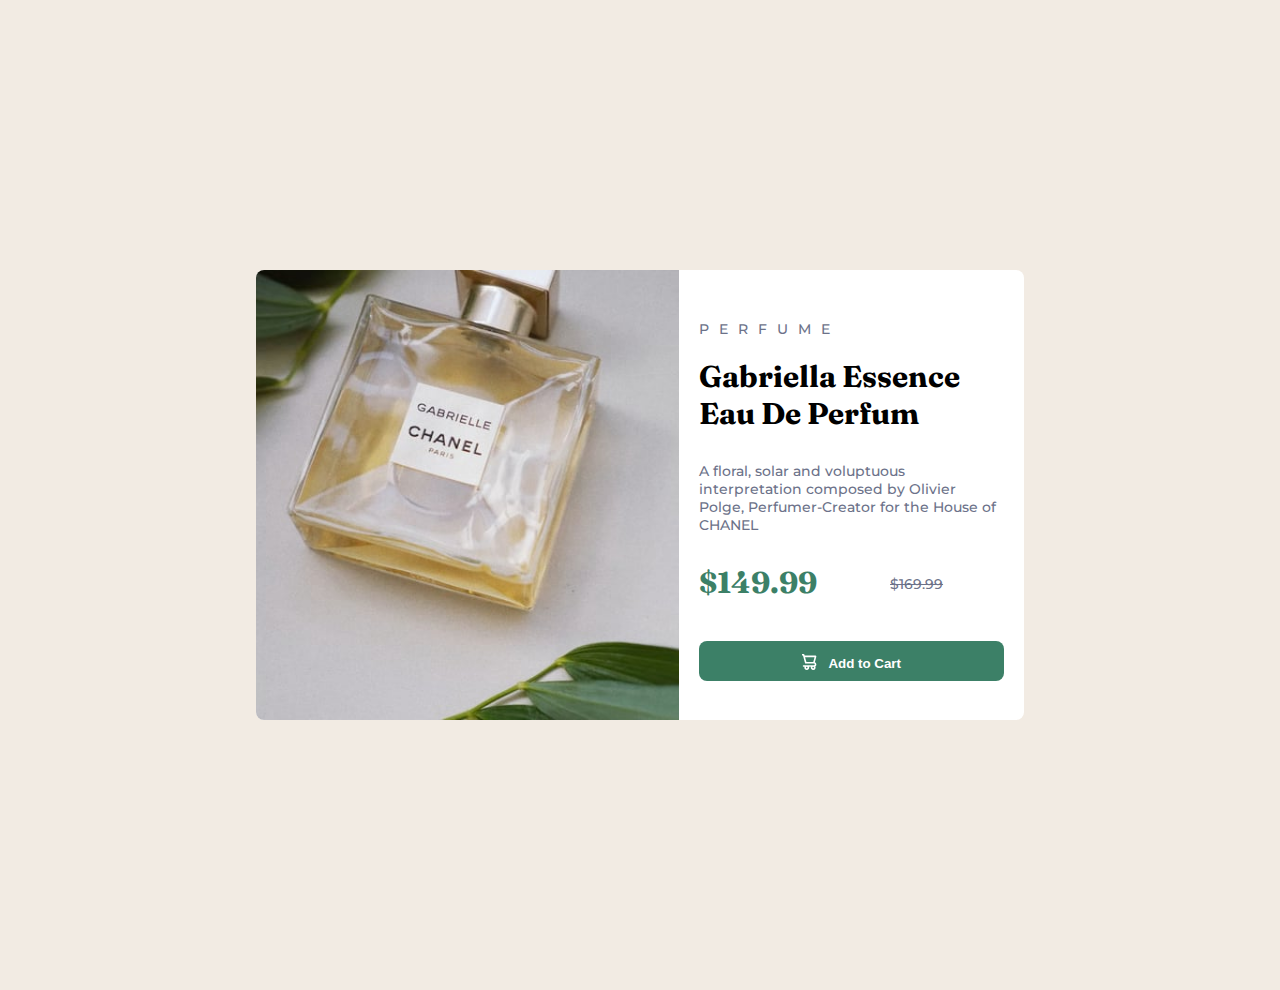
<file: index.html>
<!DOCTYPE html>
<html lang="en">
  <head>
    <meta charset="UTF-8" />
    <meta name="viewport" content="width=device-width, initial-scale=1.0" />
    <!-- displays site properly based on user's device -->
    <meta
      name="description"
      content="this is a Product preview card that shows the details of a Product"
    />
    <link
      rel="icon"
      type="image/png"
      sizes="32x32"
      href="./images/favicon-32x32.png"
    />

    <link rel="stylesheet" href="/styles/style.css" />
    <title>Frontend Mentor | Product preview card component</title>
  </head>
  <body>
    <section class="container">
      <div class="product-card">
        <div class="product-image">
          <img src="/images/image-product-mobile.jpg" alt="product-image" />
        </div>
        <div class="product-details">
          <p class="type">Perfume</p>
          <h2 class="name">Gabriella Essence Eau De Perfum</h2>
          <p class="desc">
            A floral, solar and voluptuous interpretation composed by Olivier
            Polge, Perfumer-Creator for the House of CHANEL
          </p>
          <div class="price">
            <h2>$149.99</h2>
            <p><del>$169.99</del></p>
          </div>
          <button type="submit">
            <img src="/images/icon-cart.svg" alt="icon" /> Add to Cart
          </button>
        </div>
      </div>
    </section>
    <!-- Preview Gabrielle Essence Eau De Parfum A floral, solar and voluptuous
    interpretation composed by Olivier Polge, Perfumer-Creator for the House of
    CHANEL. $149.99 $169.99 Add to Cart -->

    <!-- <div class="attribution">
      Challenge by
      <a href="https://www.frontendmentor.io?ref=challenge" target="_blank"
        >Frontend Mentor</a
      >. Coded by <a href="#">Your Name Here</a>.
    </div> -->
  </body>
</html>
</file>
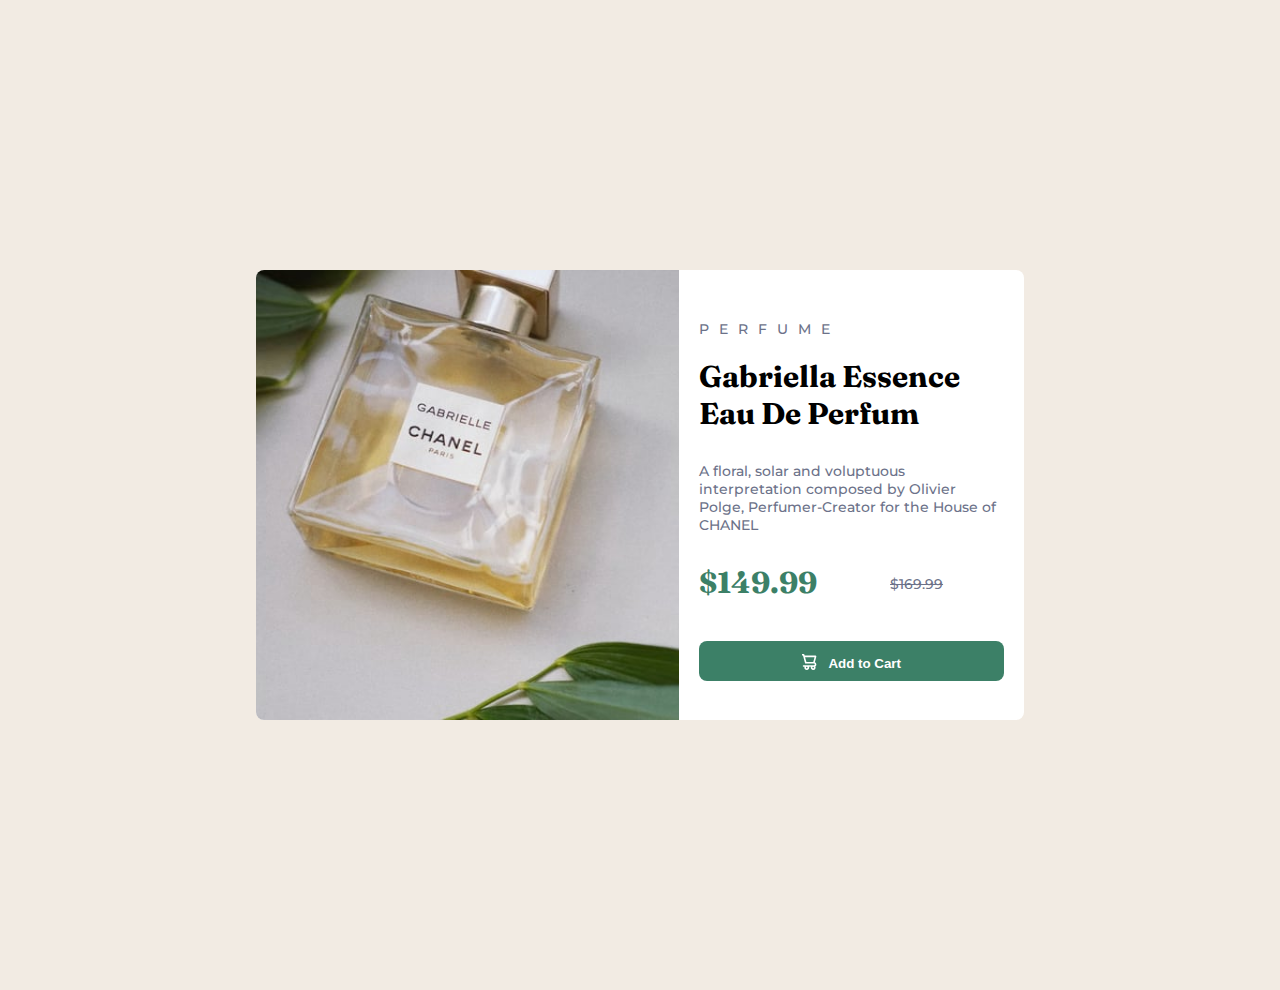
<file: playground.html>
<!DOCTYPE html>
<html lang="en">
  <head>
    <meta charset="UTF-8" />
    <meta name="viewport" content="width=device-width, initial-scale=1.0" />
    <!-- displays site properly based on user's device -->
    <meta
      name="description"
      content="this is a Product preview card that shows the details of a Product"
    />
    <link
      rel="icon"
      type="image/png"
      sizes="32x32"
      href="./images/favicon-32x32.png"
    />

    <link rel="stylesheet" href="/styles/style.css" />
    <title>Frontend Mentor | Product preview card component</title>
  </head>
  <body>
    <section class="container">
      <div class="product-card">
        <div class="product-image">
          <img src="/images/image-product-mobile.jpg" alt="" />
        </div>
        <div class="product-details">
          <p class="type">Perfume</p>
          <h2 class="name">Gabriella Essence Eau De Perfum</h2>
          <p class="desc">
            A floral, solar and voluptuous interpretation composed by Olivier
            Polge, Perfumer-Creator for the House of CHANEL
          </p>
          <div class="price">
            <h2>$149.99</h2>
            <p><del>$169.99</del></p>
          </div>
          <button type="submit">
            <img src="/images/icon-cart.svg" alt="icon" /> Add to Cart
          </button>
        </div>
      </div>
    </section>
    <!-- Preview Gabrielle Essence Eau De Parfum A floral, solar and voluptuous
    interpretation composed by Olivier Polge, Perfumer-Creator for the House of
    CHANEL. $149.99 $169.99 Add to Cart -->

    <!-- <div class="attribution">
      Challenge by
      <a href="https://www.frontendmentor.io?ref=challenge" target="_blank"
        >Frontend Mentor</a
      >. Coded by <a href="#">Your Name Here</a>.
    </div> -->
  </body>
</html>
</file>
<file: styles/style.css>
@import url("https://fonts.googleapis.com/css2?family=Fraunces:opsz,wght@9..144,700&family=Montserrat:wght@500;700&display=swap");
* {
  margin: 0;
  padding: 0;
  box-sizing: border-box;
}

html {
  font-size: 62.5%;
}

body {
  font-size: 1.4rem;
  font-family: "Montserrat", sans-serif;
  font-weight: 500;
  background: hsl(30deg, 38%, 92%);
}

h2 {
  font-size: 3rem;
}

.attribution {
  font-size: 11px;
  text-align: center;
}

.attribution a {
  color: hsl(228deg, 45%, 44%);
}

.container {
  width: 100vw;
  height: 110vh;
  display: flex;
  justify-content: center;
  align-items: center;
}

.product-card {
  width: 85%;
  background: hsl(0deg, 0%, 100%);
  border-radius: 0.8rem;
}
.product-card .product-image {
  width: 100%;
  border-top-left-radius: 0.8rem;
  border-top-right-radius: 0.8rem;
}
.product-card .product-image img {
  width: 100%;
  height: 100%;
  -o-object-fit: cover;
     object-fit: cover;
}
.product-card .product-details {
  padding: 2rem;
}
.product-card .product-details .type {
  text-transform: uppercase;
  letter-spacing: 1rem;
  color: hsl(228deg, 12%, 48%);
}
.product-card .product-details .name {
  font-family: "Fraunces", serif;
  font-weight: 700;
  margin: 1.5rem 0 3rem 0.3rem;
}
.product-card .product-details .desc {
  margin: 1.5rem 0 2rem 0;
  color: hsl(228deg, 12%, 48%);
}
.product-card .product-details .price {
  margin: 2rem 0;
  position: relative;
}
.product-card .product-details .price h2 {
  color: hsl(158deg, 36%, 37%);
  font-family: "Fraunces", serif;
}
.product-card .product-details .price p {
  position: absolute;
  top: 25%;
  right: 25%;
  color: hsl(228deg, 12%, 48%);
}
.product-card .product-details button {
  width: 100%;
  height: 4rem;
  background: hsl(158deg, 36%, 37%);
  outline: none;
  border: none;
  border-radius: 0.8rem;
  color: hsl(0deg, 0%, 100%);
  font-weight: 700;
  transition: background 0.4s ease;
}
.product-card .product-details button img {
  margin-right: 0.8rem;
  position: relative;
  top: 5%;
}
.product-card .product-details button:hover {
  background: hsl(155deg, 47%, 21%);
}

@media screen and (min-width: 786px) {
  .product-card {
    width: 60%;
    display: flex;
  }
  .product-card .product-image {
    width: 100%;
    height: 45rem;
    flex: 1 1 50rem;
  }
  .product-card .product-image img {
    border-top-right-radius: 0rem;
    border-top-left-radius: 0.8rem;
    border-bottom-left-radius: 0.8rem;
  }
  .product-card .product-details {
    flex: 1 1 40rem;
  }
  .product-card .product-details .type {
    margin-top: 3rem;
  }
  .product-card .product-details .name {
    margin: 2rem 0rem 3rem 0rem;
  }
  .product-card .product-details .price {
    margin: 3rem 0rem 4rem 0rem;
    position: relative;
  }
  .product-card .product-details .price p {
    position: absolute;
    top: 30%;
    right: 20%;
  }
}/*# sourceMappingURL=style.css.map */
</file>
